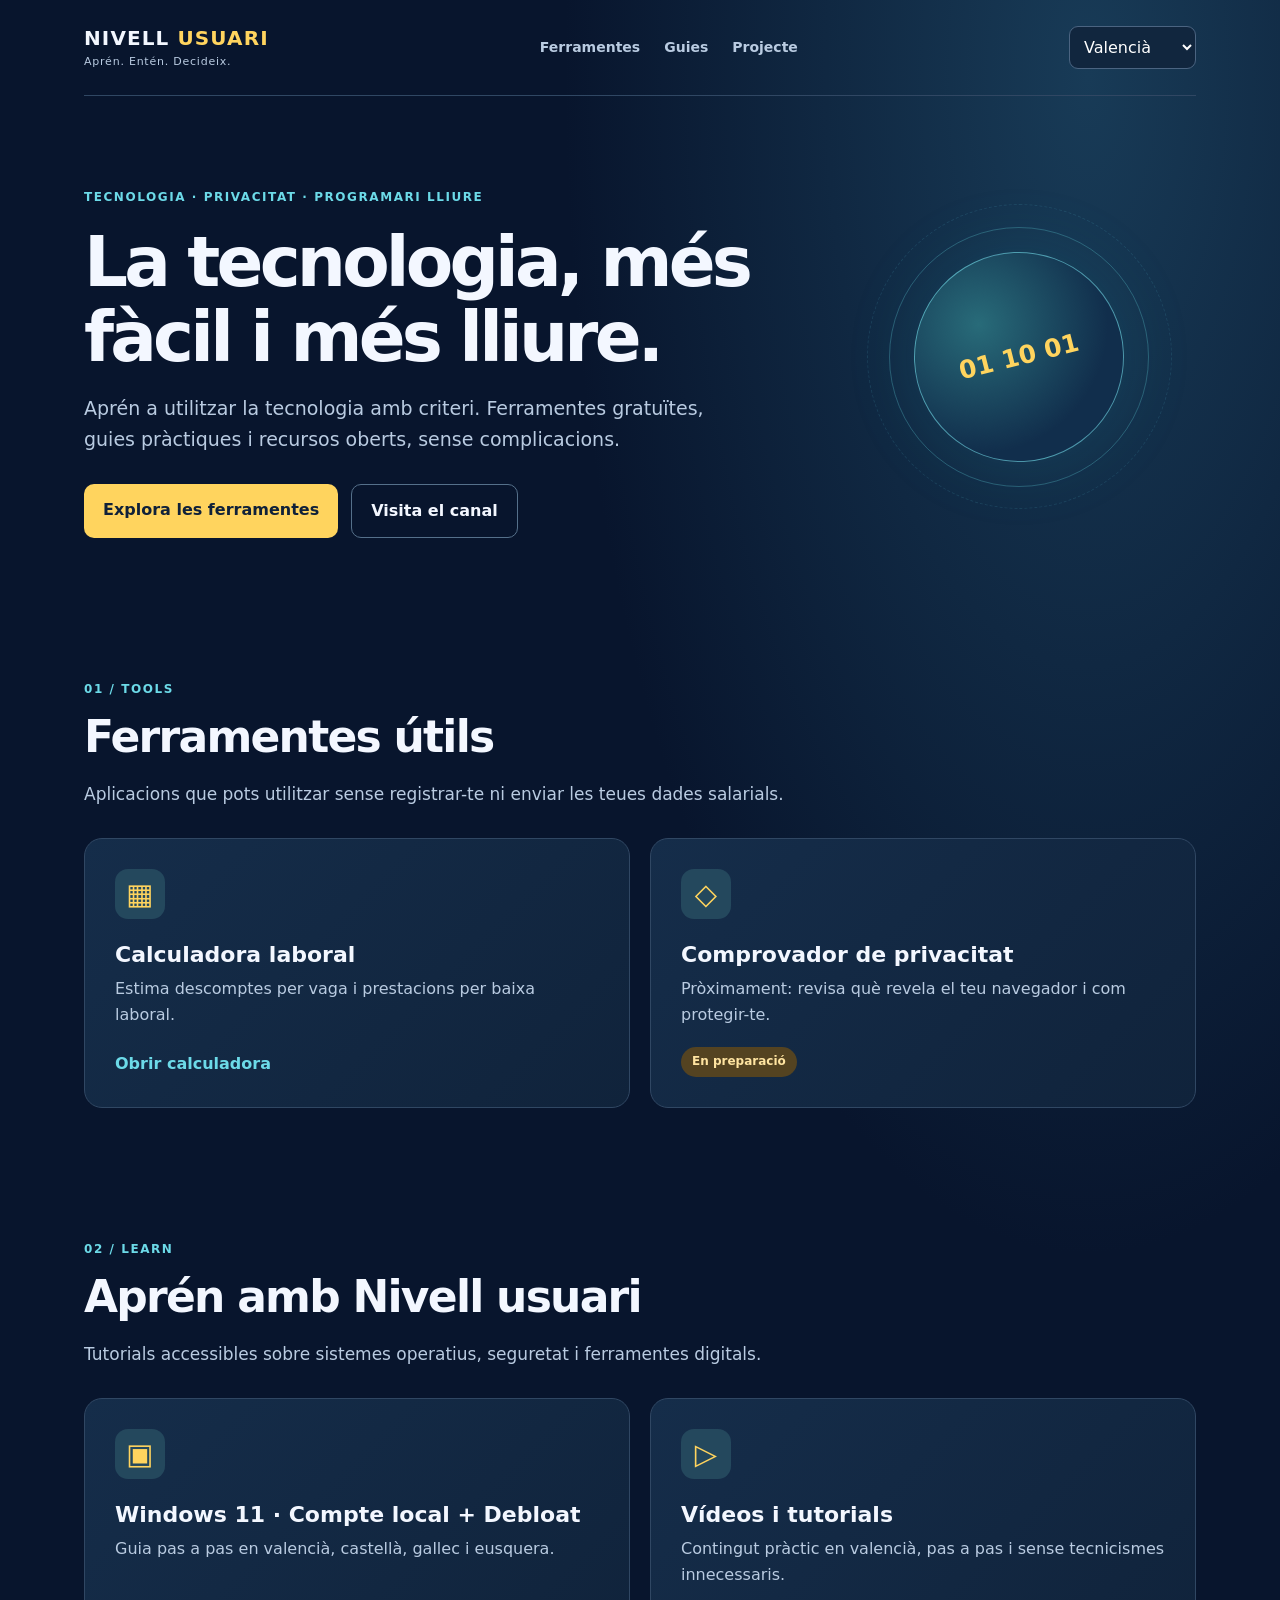
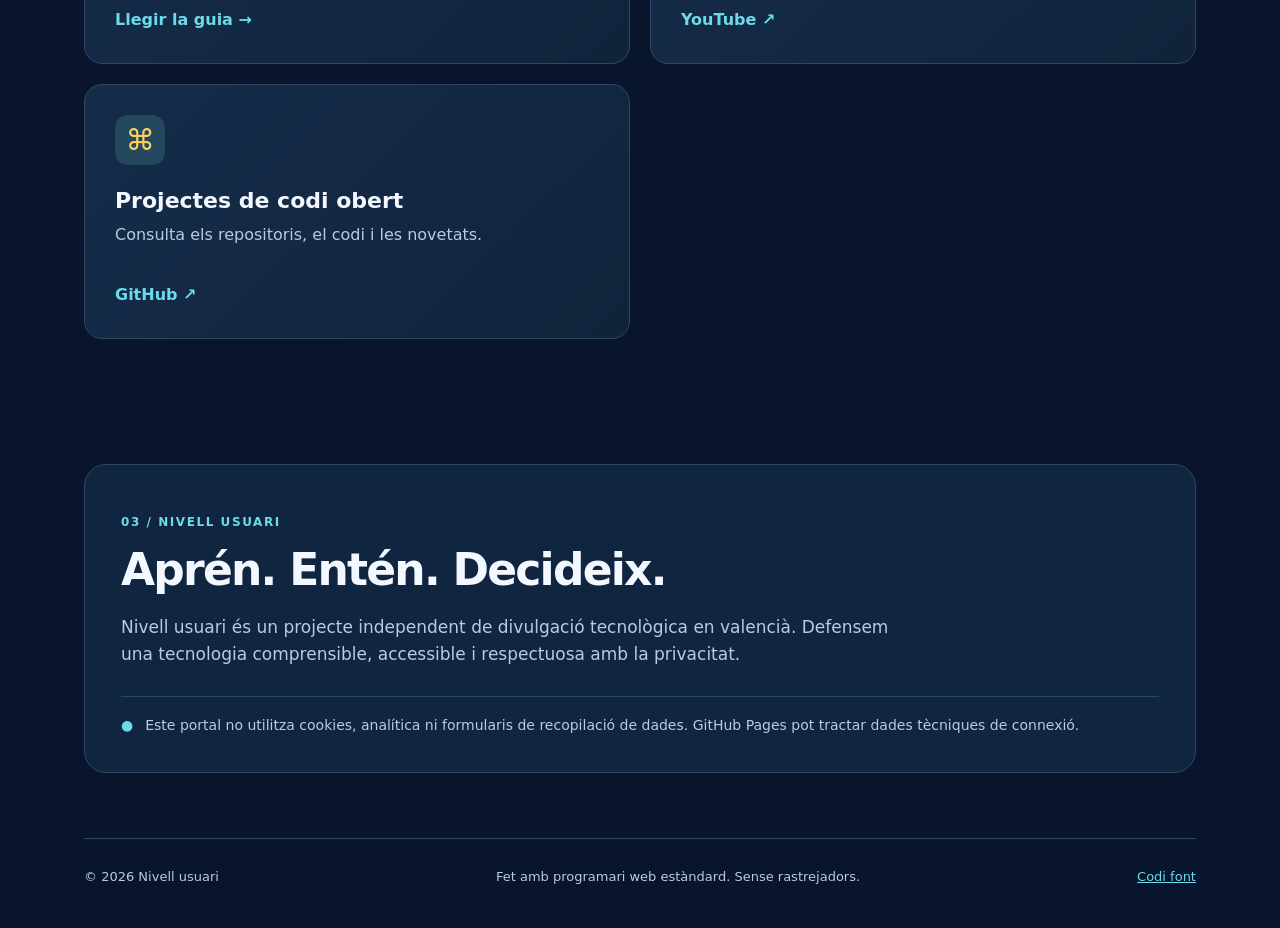
<file: index.html>
<!doctype html>
<html lang="ca-valencia"><head><meta charset="utf-8"><meta name="viewport" content="width=device-width,initial-scale=1"><meta name="theme-color" content="#0b1935"><meta name="description" content="Nivell usuari: ferramentes digitals lliures, privacitat i tutorials de tecnologia en valencià."><title>Nivell usuari · Aprén. Entén. Decideix.</title><link rel="icon" href="assets/favicon.svg" type="image/svg+xml"><link rel="stylesheet" href="styles.css"><script src="script.js" defer></script></head>
<body><a class="skip" href="#main" data-i18n="skip">Ves al contingut</a><div class="shell"><header class="header"><a class="brand" href="#inici" aria-label="Nivell usuari"><span>NIVELL <b>USUARI</b></span><small>Aprén. Entén. Decideix.</small></a><nav aria-label="Navegació principal"><a href="#ferramentes" data-i18n="navTools">Ferramentes</a><a href="#guies" data-i18n="navGuides">Guies</a><a href="#projecte" data-i18n="navAbout">Projecte</a></nav><label class="language"><span class="sr-only">Idioma / Hizkuntza</span><select id="language" aria-label="Idioma / Hizkuntza"><option value="va">Valencià</option><option value="es">Castellano</option><option value="gl">Galego</option><option value="eu">Euskara</option></select></label></header>
<main id="main"><section class="hero" id="inici"><div class="hero-content"><p class="eyebrow" data-i18n="eyebrow">TECNOLOGIA · PRIVACITAT · PROGRAMARI LLIURE</p><h1 data-i18n="hero">La tecnologia, més fàcil i més lliure.</h1><p class="lead" data-i18n="intro">Aprén a utilitzar la tecnologia amb criteri. Ferramentes gratuïtes, guies pràctiques i recursos oberts, sense complicacions.</p><div class="actions"><a class="button primary" href="#ferramentes" data-i18n="explore">Explora les ferramentes</a><a class="button secondary" href="https://www.youtube.com/@nivellusuari" target="_blank" rel="noopener noreferrer" data-i18n="watch">Visita el canal</a></div></div><div class="hero-art" aria-hidden="true"><div class="orb"><span>01</span><span>10</span><span>01</span></div><div class="orbit orbit-one"></div><div class="orbit orbit-two"></div></div></section>
<section id="ferramentes" class="section"><div class="section-head"><p class="kicker">01 / TOOLS</p><h2 data-i18n="tools">Ferramentes útils</h2><p data-i18n="toolsIntro">Aplicacions que pots utilitzar sense registrar-te ni enviar les teues dades salarials.</p></div><div class="cards"><article class="card"><div class="card-icon" aria-hidden="true">▦</div><h3 data-i18n="calc">Calculadora laboral</h3><p data-i18n="calcDesc">Estima descomptes per vaga i prestacions per baixa laboral.</p><a class="card-link" href="https://nivellusuari.github.io/calculadora-laboral/" data-i18n="calcAction">Obrir calculadora</a></article><article class="card"><div class="card-icon" aria-hidden="true">◇</div><h3 data-i18n="privacy">Comprovador de privacitat</h3><p data-i18n="privacyDesc">Pròximament: revisa què revela el teu navegador i com protegir-te.</p><span class="tag" data-i18n="soon">En preparació</span></article></div></section>
<section id="guies" class="section"><div class="section-head"><p class="kicker">02 / LEARN</p><h2 data-i18n="guides">Aprén amb Nivell usuari</h2><p data-i18n="guidesIntro">Tutorials accessibles sobre sistemes operatius, seguretat i ferramentes digitals.</p></div><div class="cards"><article class="card"><div class="card-icon" aria-hidden="true">▣</div><h3>Windows 11 · Compte local + Debloat</h3><p>Guia pas a pas en valencià, castellà, gallec i eusquera.</p><a class="card-link" href="guies/windows-11-compte-local/">Llegir la guia →</a></article><article class="card"><div class="card-icon" aria-hidden="true">▷</div><h3 data-i18n="youtube">Vídeos i tutorials</h3><p data-i18n="youtubeDesc">Contingut pràctic en valencià, pas a pas i sense tecnicismes innecessaris.</p><a class="card-link" href="https://www.youtube.com/@nivellusuari" target="_blank" rel="noopener noreferrer">YouTube ↗</a></article><article class="card"><div class="card-icon" aria-hidden="true">⌘</div><h3 data-i18n="github">Projectes de codi obert</h3><p data-i18n="githubDesc">Consulta els repositoris, el codi i les novetats.</p><a class="card-link" href="https://github.com/nivellusuari" target="_blank" rel="noopener noreferrer">GitHub ↗</a></article></div></section>
<section id="projecte" class="about"><p class="kicker">03 / NIVELL USUARI</p><h2 data-i18n="about">Aprén. Entén. Decideix.</h2><p data-i18n="aboutText">Nivell usuari és un projecte independent de divulgació tecnològica en valencià. Defensem una tecnologia comprensible, accessible i respectuosa amb la privacitat.</p><div class="privacy"><span aria-hidden="true">●</span><p data-i18n="privacyNote">Este portal no utilitza cookies, analítica ni formularis de recopilació de dades. GitHub Pages pot tractar dades tècniques de connexió.</p></div></section></main><footer><span>© <span id="year">2026</span> Nivell usuari</span><span data-i18n="footer">Fet amb programari web estàndard. Sense rastrejadors.</span><a href="https://github.com/nivellusuari/nivellusuari.github.io" target="_blank" rel="noopener noreferrer" data-i18n="source">Codi font</a></footer></div></body></html>
</file>
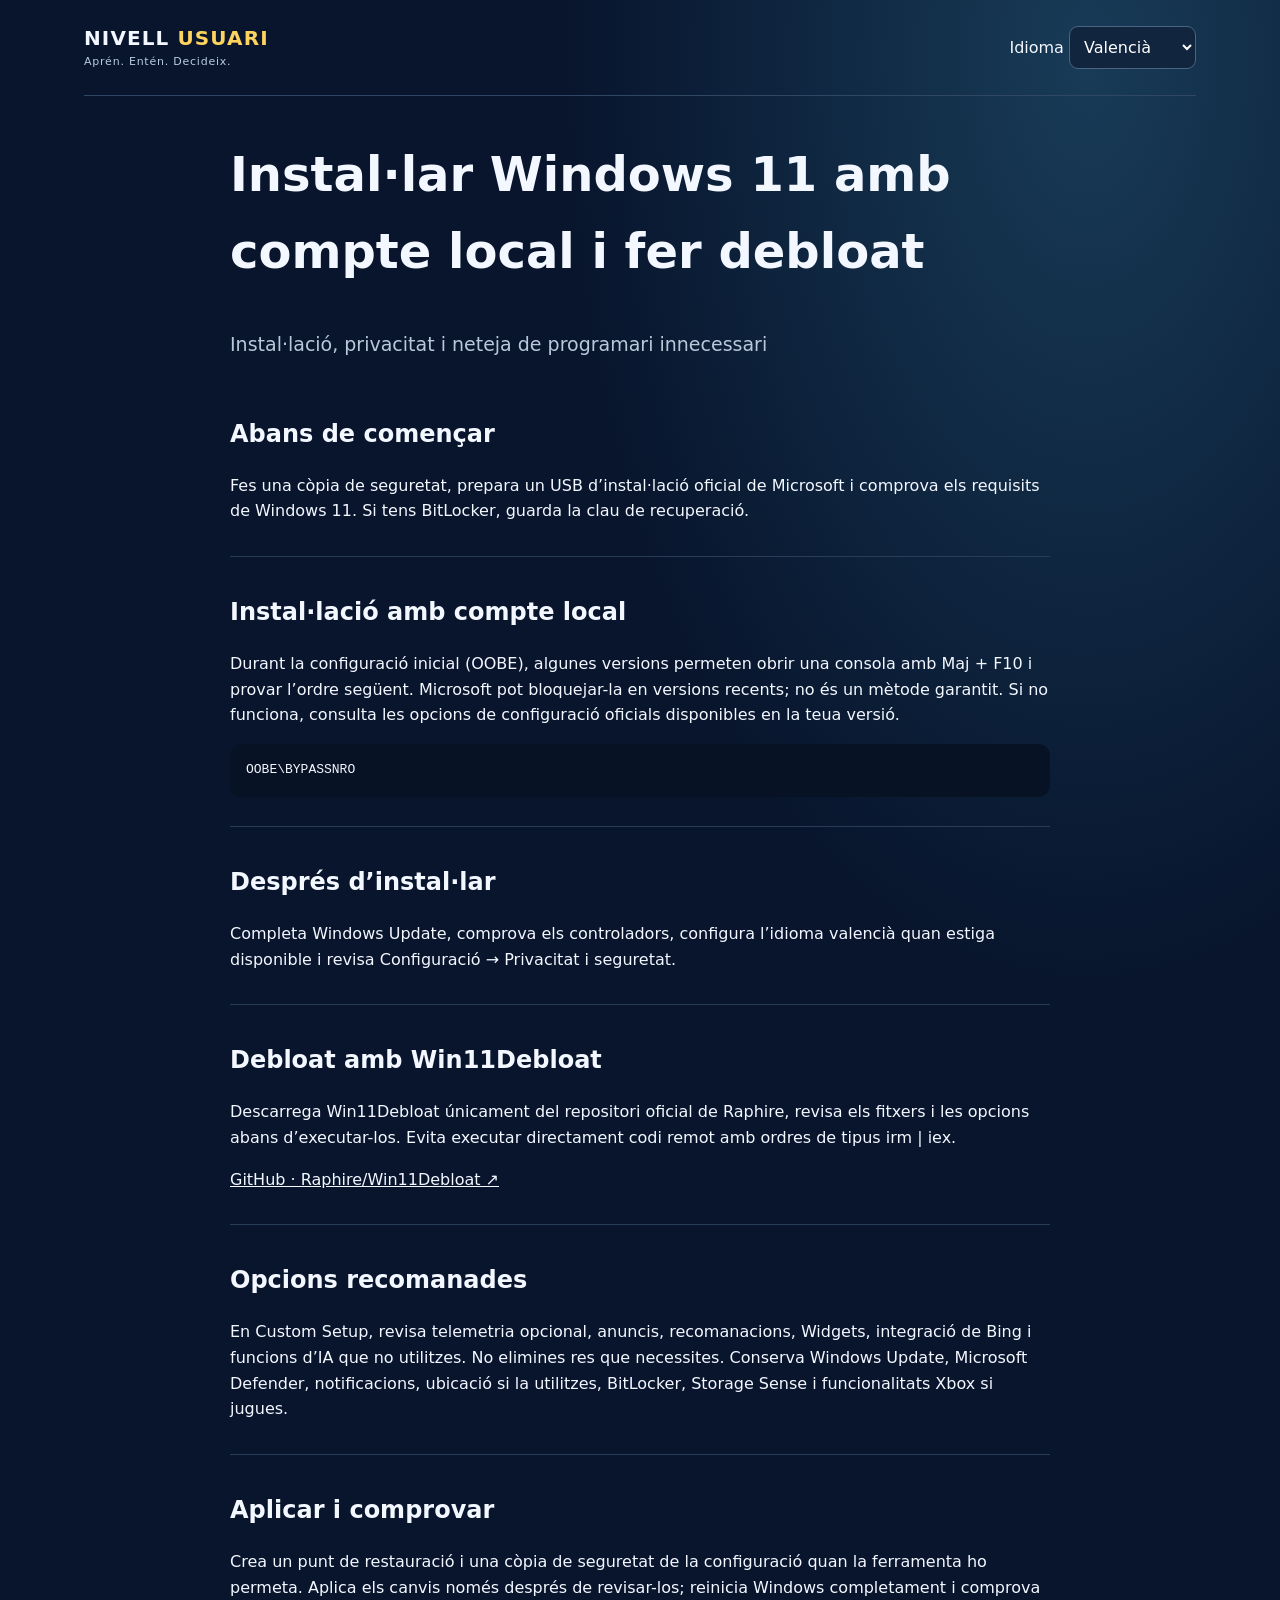
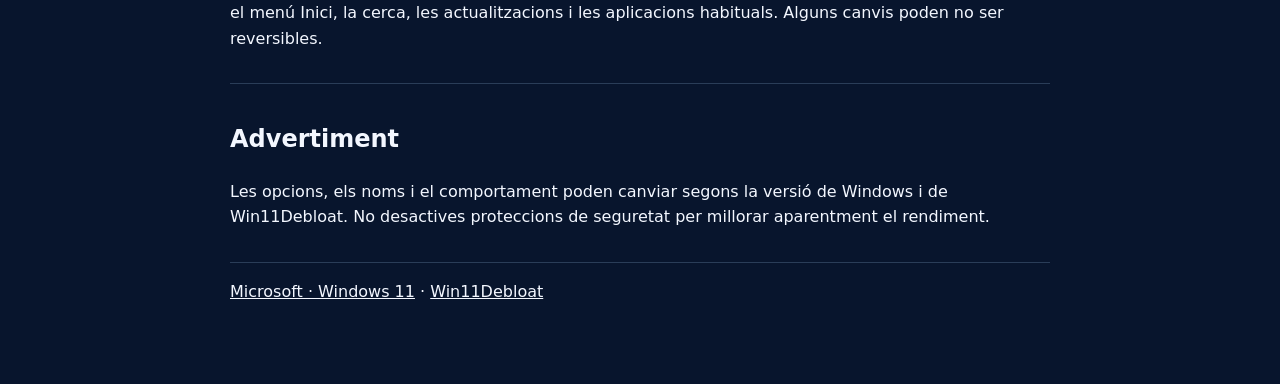
<file: guies/windows-11-compte-local/index.html>
<!doctype html><html lang="ca-valencia"><head><meta charset="utf-8"><meta name="viewport" content="width=device-width,initial-scale=1"><title>Windows 11 · Nivell usuari</title><link rel="stylesheet" href="../../styles.css"><style>.guide{max-width:820px;margin:2rem auto 5rem}.guide article section{padding:1rem 0;border-bottom:1px solid #2a3d58}.guide pre{padding:1rem;overflow:auto;background:#071225;border-radius:12px}.guide h1{font-size:clamp(2rem,5vw,3rem)}.guide select{padding:.6rem;border-radius:8px;background:#132e4d;color:white}.guide .lead{color:#b8c9da}.guide article[hidden]{display:none}</style></head><body><div class="shell"><header class="header"><a class="brand" href="../../index.html">NIVELL <b>USUARI</b><small>Aprén. Entén. Decideix.</small></a><label>Idioma <select id="lang"><option value="va">Valencià</option><option value="es">Castellano</option><option value="gl">Galego</option><option value="eu">Euskara</option></select></label></header><main class="guide"><article lang="va" data-lang="va" ><h1>Instal·lar Windows 11 amb compte local i fer debloat</h1><p class="lead">Instal·lació, privacitat i neteja de programari innecessari</p><section><h2>Abans de començar</h2><p>Fes una còpia de seguretat, prepara un USB d’instal·lació oficial de Microsoft i comprova els requisits de Windows 11. Si tens BitLocker, guarda la clau de recuperació.</p></section><section><h2>Instal·lació amb compte local</h2><p>Durant la configuració inicial (OOBE), algunes versions permeten obrir una consola amb Maj + F10 i provar l’ordre següent. Microsoft pot bloquejar-la en versions recents; no és un mètode garantit. Si no funciona, consulta les opcions de configuració oficials disponibles en la teua versió.</p><pre><code>OOBE\BYPASSNRO</code></pre></section><section><h2>Després d’instal·lar</h2><p>Completa Windows Update, comprova els controladors, configura l’idioma valencià quan estiga disponible i revisa Configuració → Privacitat i seguretat.</p></section><section><h2>Debloat amb Win11Debloat</h2><p>Descarrega Win11Debloat únicament del repositori oficial de Raphire, revisa els fitxers i les opcions abans d’executar-los. Evita executar directament codi remot amb ordres de tipus irm | iex.</p><p><a href="https://github.com/Raphire/Win11Debloat" target="_blank" rel="noopener noreferrer">GitHub · Raphire/Win11Debloat ↗</a></p></section><section><h2>Opcions recomanades</h2><p>En Custom Setup, revisa telemetria opcional, anuncis, recomanacions, Widgets, integració de Bing i funcions d’IA que no utilitzes. No elimines res que necessites. Conserva Windows Update, Microsoft Defender, notificacions, ubicació si la utilitzes, BitLocker, Storage Sense i funcionalitats Xbox si jugues.</p></section><section><h2>Aplicar i comprovar</h2><p>Crea un punt de restauració i una còpia de seguretat de la configuració quan la ferramenta ho permeta. Aplica els canvis només després de revisar-los; reinicia Windows completament i comprova el menú Inici, la cerca, les actualitzacions i les aplicacions habituals. Alguns canvis poden no ser reversibles.</p></section><section><h2>Advertiment</h2><p>Les opcions, els noms i el comportament poden canviar segons la versió de Windows i de Win11Debloat. No desactives proteccions de seguretat per millorar aparentment el rendiment.</p></section></article><article lang="es" data-lang="es" hidden><h1>Instalar Windows 11 con cuenta local y hacer debloat</h1><p class="lead">Instalación, privacidad y eliminación de software innecesario</p><section><h2>Antes de empezar</h2><p>Haz una copia de seguridad, prepara un USB oficial de Microsoft y comprueba los requisitos de Windows 11. Si usas BitLocker, guarda la clave de recuperación.</p></section><section><h2>Instalación con cuenta local</h2><p>Durante la configuración inicial (OOBE), algunas versiones permiten abrir la consola con Mayús + F10 y probar el comando siguiente. Microsoft puede bloquearlo en versiones recientes; no está garantizado. Si falla, consulta las opciones oficiales disponibles para tu versión.</p><pre><code>OOBE\BYPASSNRO</code></pre></section><section><h2>Después de instalar</h2><p>Completa Windows Update, revisa los controladores, configura el idioma y comprueba Configuración → Privacidad y seguridad.</p></section><section><h2>Debloat con Win11Debloat</h2><p>Descarga Win11Debloat solo desde el repositorio oficial de Raphire y revisa los archivos y opciones antes de ejecutarlos. Evita ejecutar código remoto directamente mediante comandos del tipo irm | iex.</p><p><a href="https://github.com/Raphire/Win11Debloat" target="_blank" rel="noopener noreferrer">GitHub · Raphire/Win11Debloat ↗</a></p></section><section><h2>Opciones recomendadas</h2><p>En Custom Setup, revisa telemetría opcional, anuncios, recomendaciones, Widgets, integración de Bing y funciones de IA que no uses. Conserva Windows Update, Microsoft Defender, notificaciones, ubicación si la necesitas, BitLocker, Storage Sense y Xbox si juegas.</p></section><section><h2>Aplicar y comprobar</h2><p>Crea un punto de restauración y una copia de la configuración cuando la herramienta lo permita. Revisa los cambios antes de aplicarlos; reinicia Windows por completo y comprueba Inicio, búsqueda, actualizaciones y aplicaciones. Algunos cambios pueden no ser reversibles.</p></section><section><h2>Advertencia</h2><p>Las opciones pueden variar según las versiones de Windows y Win11Debloat. No desactives protecciones de seguridad para aparentar más rendimiento.</p></section></article><article lang="gl" data-lang="gl" hidden><h1>Instalar Windows 11 cunha conta local e facer debloat</h1><p class="lead">Instalación, privacidade e eliminación de software innecesario</p><section><h2>Antes de comezar</h2><p>Fai unha copia de seguridade, prepara un USB oficial de Microsoft e comproba os requisitos de Windows 11. Se utilizas BitLocker, garda a chave de recuperación.</p></section><section><h2>Instalación cunha conta local</h2><p>Durante a configuración inicial (OOBE), algunhas versións permiten abrir a consola con Maiús + F10 e probar a seguinte orde. Microsoft pode bloqueala nas versións recentes; non está garantido. Se falla, consulta as opcións oficiais dispoñibles.</p><pre><code>OOBE\BYPASSNRO</code></pre></section><section><h2>Despois de instalar</h2><p>Completa Windows Update, revisa os controladores, configura o idioma e comproba Configuración → Privacidade e seguridade.</p></section><section><h2>Debloat con Win11Debloat</h2><p>Descarga Win11Debloat só desde o repositorio oficial de Raphire e revisa os ficheiros e as opcións antes de executalos. Evita executar código remoto directamente con ordes do tipo irm | iex.</p><p><a href="https://github.com/Raphire/Win11Debloat" target="_blank" rel="noopener noreferrer">GitHub · Raphire/Win11Debloat ↗</a></p></section><section><h2>Opcións recomendadas</h2><p>En Custom Setup, revisa a telemetría opcional, anuncios, recomendacións, Widgets, integración de Bing e funcións de IA que non uses. Conserva Windows Update, Microsoft Defender, notificacións, localización se a necesitas, BitLocker, Storage Sense e Xbox se xogas.</p></section><section><h2>Aplicar e comprobar</h2><p>Crea un punto de restauración e unha copia da configuración cando a ferramenta o permita. Revisa os cambios antes de aplicalos; reinicia Windows completamente e comproba Inicio, busca, actualizacións e aplicacións. Algúns cambios poden non ser reversibles.</p></section><section><h2>Aviso</h2><p>As opcións poden variar segundo as versións de Windows e Win11Debloat. Non desactives proteccións de seguridade para aparentar máis rendemento.</p></section></article><article lang="eu" data-lang="eu" hidden><h1>Windows 11 tokiko kontuarekin instalatu eta debloat egin</h1><p class="lead">Instalazioa, pribatutasuna eta beharrezkoa ez den softwarea kentzea</p><section><h2>Hasi aurretik</h2><p>Egin segurtasun-kopia bat, prestatu Microsoften USB instalatzaile ofiziala eta egiaztatu Windows 11ren eskakizunak. BitLocker erabiltzen baduzu, gorde berreskuratze-gakoa.</p></section><section><h2>Tokiko kontuarekin instalatzea</h2><p>Hasierako konfigurazioan (OOBE), bertsio batzuek Maius + F10 erabiliz kontsola ireki eta hurrengo komandoa probatzeko aukera ematen dute. Microsoft-ek bertsio berrietan blokeatu dezake; ez dago bermatuta. Huts egiten badu, begiratu zure bertsioaren aukera ofizialak.</p><pre><code>OOBE\BYPASSNRO</code></pre></section><section><h2>Instalatu ondoren</h2><p>Osatu Windows Update, egiaztatu kontrolatzaileak, konfiguratu hizkuntza eta berrikusi Ezarpenak → Pribatutasuna eta segurtasuna.</p></section><section><h2>Win11Debloat erabiliz garbitzea</h2><p>Deskargatu Win11Debloat Raphireren biltegi ofizialetik soilik, eta aztertu fitxategiak eta aukerak exekutatu aurretik. Saihestu irm | iex motako komandoekin urruneko kodea zuzenean exekutatzea.</p><p><a href="https://github.com/Raphire/Win11Debloat" target="_blank" rel="noopener noreferrer">GitHub · Raphire/Win11Debloat ↗</a></p></section><section><h2>Gomendatutako aukerak</h2><p>Custom Setup atalean, aztertu aukerako telemetria, iragarkiak, gomendioak, Widgets, Bing integrazioa eta erabiltzen ez dituzun AA funtzioak. Mantendu Windows Update, Microsoft Defender, jakinarazpenak, kokapena behar baduzu, BitLocker, Storage Sense eta Xbox jolasten baduzu.</p></section><section><h2>Aplikatu eta egiaztatu</h2><p>Sortu leheneratze-puntu bat eta konfigurazioaren babeskopia, tresnak ahalbidetzen badu. Berrikusi aldaketak aplikatu aurretik; berrabiarazi Windows guztiz eta egiaztatu Hasi menua, bilaketa, eguneratzeak eta aplikazioak. Baliteke aldaketa batzuk itzulezinak izatea.</p></section><section><h2>Oharra</h2><p>Aukerak Windowsen eta Win11Debloat-en bertsioen arabera alda daitezke. Ez desgaitu segurtasun-babesak errendimendua itxuraz hobetzeko.</p></section></article><p><a href="https://www.microsoft.com/software-download/windows11">Microsoft · Windows 11</a> · <a href="https://github.com/Raphire/Win11Debloat">Win11Debloat</a></p></main></div><script>const s=document.getElementById('lang');s.addEventListener('change',()=>{document.querySelectorAll('[data-lang]').forEach(x=>x.hidden=x.dataset.lang!==s.value);document.documentElement.lang=s.value==='va'?'ca-valencia':s.value});</script></body></html>
</file>
<file: styles.css>
:root{color-scheme:dark;--bg:#08152d;--panel:#132944;--line:#304763;--white:#f3f7ff;--muted:#b9cbe1;--yellow:#ffd45e;--cyan:#6cdae8;font-family:system-ui,-apple-system,"Segoe UI",sans-serif}*{box-sizing:border-box}html{scroll-behavior:smooth}body{margin:0;color:var(--white);background:radial-gradient(ellipse at 85% 3%,#183b57 0,transparent 34%),var(--bg);line-height:1.6}a{color:inherit}.shell{max-width:1160px;margin:auto;padding:0 24px}.skip{position:absolute;left:-9999px;top:8px;background:#fff;color:#000;padding:8px;z-index:10}.skip:focus{left:8px}.header{display:flex;align-items:center;gap:28px;justify-content:space-between;padding:26px 0;border-bottom:1px solid var(--line)}.brand{text-decoration:none;line-height:1.1;white-space:nowrap;font-weight:900;letter-spacing:.055em;font-size:20px}.brand b{color:var(--yellow)}.brand small{display:block;font-size:11px;color:var(--muted);font-weight:500;letter-spacing:.07em;margin-top:7px}nav{display:flex;gap:24px}nav a{text-decoration:none;color:var(--muted);font-size:14px;font-weight:650}nav a:hover,.card-link:hover{color:var(--yellow)}select{background:#11263e;color:#fff;border:1px solid #4b6481;border-radius:9px;padding:10px;font:inherit;max-width:140px}.hero{display:grid;grid-template-columns:1.35fr .65fr;gap:25px;align-items:center;min-height:480px;padding:80px 0 70px}.eyebrow,.kicker{font-size:12px;color:var(--cyan);font-weight:800;letter-spacing:.13em}.hero h1{font-size:clamp(42px,5.4vw,72px);line-height:1.08;letter-spacing:-.055em;margin:18px 0}.lead{font-size:19px;color:var(--muted);max-width:620px}.actions{display:flex;gap:13px;flex-wrap:wrap;margin-top:30px}.button{display:inline-block;border-radius:10px;padding:13px 19px;text-decoration:none;font-weight:750}.primary{background:var(--yellow);color:#102139}.secondary{border:1px solid #55708a}.button:hover{filter:brightness(1.12)}.hero-art{min-height:290px;display:grid;place-items:center;position:relative}.orb{width:210px;height:210px;border:1px solid #72dbe899;border-radius:50%;background:radial-gradient(circle at 35% 30%,#286b79,#112e4c 65%);box-shadow:0 0 75px #26b8cd22;display:flex;justify-content:center;align-items:center;gap:9px;transform:rotate(-14deg)}.orb span{font-size:25px;font-weight:800;color:var(--yellow)}.orbit{position:absolute;border:1px solid #4ca7b766;border-radius:50%;width:260px;height:260px}.orbit-two{width:305px;height:305px;border-style:dashed;opacity:.45}.section{padding:60px 0}.section-head{max-width:720px;margin-bottom:30px}.section h2,.about h2{font-size:clamp(30px,4vw,44px);line-height:1.2;letter-spacing:-.04em;margin:8px 0}.section-head>p:last-child,.about>p:not(.kicker){color:var(--muted);font-size:17px}.cards{display:grid;grid-template-columns:repeat(2,minmax(0,1fr));gap:20px}.card{border:1px solid var(--line);border-radius:18px;padding:30px;background:linear-gradient(135deg,#152d4a,#10233b);min-height:255px;display:flex;flex-direction:column;align-items:flex-start}.card-icon{width:50px;height:50px;border-radius:13px;background:#24485d;color:var(--yellow);font-size:29px;display:grid;place-items:center}.card h3{font-size:22px;margin:18px 0 4px}.card p{color:var(--muted);margin:0 0 20px}.card-link{color:var(--cyan);font-weight:750;margin-top:auto;text-decoration:none}.tag{color:#ffe4a1;background:#544321;padding:5px 11px;border-radius:30px;font-size:12px;font-weight:700;margin-top:auto}.about{border:1px solid var(--line);background:#10253f;border-radius:22px;padding:36px;margin:65px 0}.about>p:not(.kicker){max-width:800px}.privacy{border-top:1px solid var(--line);margin-top:28px;padding-top:17px;display:flex;gap:12px;align-items:flex-start;color:var(--muted);font-size:14px}.privacy span{color:var(--cyan)}.privacy p{margin:0}footer{border-top:1px solid var(--line);padding:28px 0 40px;display:flex;justify-content:space-between;gap:16px;flex-wrap:wrap;color:var(--muted);font-size:13px}footer a{color:var(--cyan)}:focus-visible{outline:3px solid var(--yellow);outline-offset:4px}.sr-only{position:absolute;width:1px;height:1px;padding:0;margin:-1px;overflow:hidden;clip:rect(0,0,0,0);white-space:nowrap;border:0}@media(max-width:800px){.header{flex-wrap:wrap}.hero{grid-template-columns:1fr;padding:60px 0 30px}.hero-art{display:none}nav{order:3;width:100%;justify-content:space-between}.cards{grid-template-columns:1fr}}@media(max-width:480px){.shell{padding:0 16px}.header{gap:14px}.brand{font-size:17px}.hero h1{font-size:41px}.section{padding:40px 0}.about{padding:23px;margin:35px 0}}@media(prefers-reduced-motion:reduce){html{scroll-behavior:auto}}
</file>
